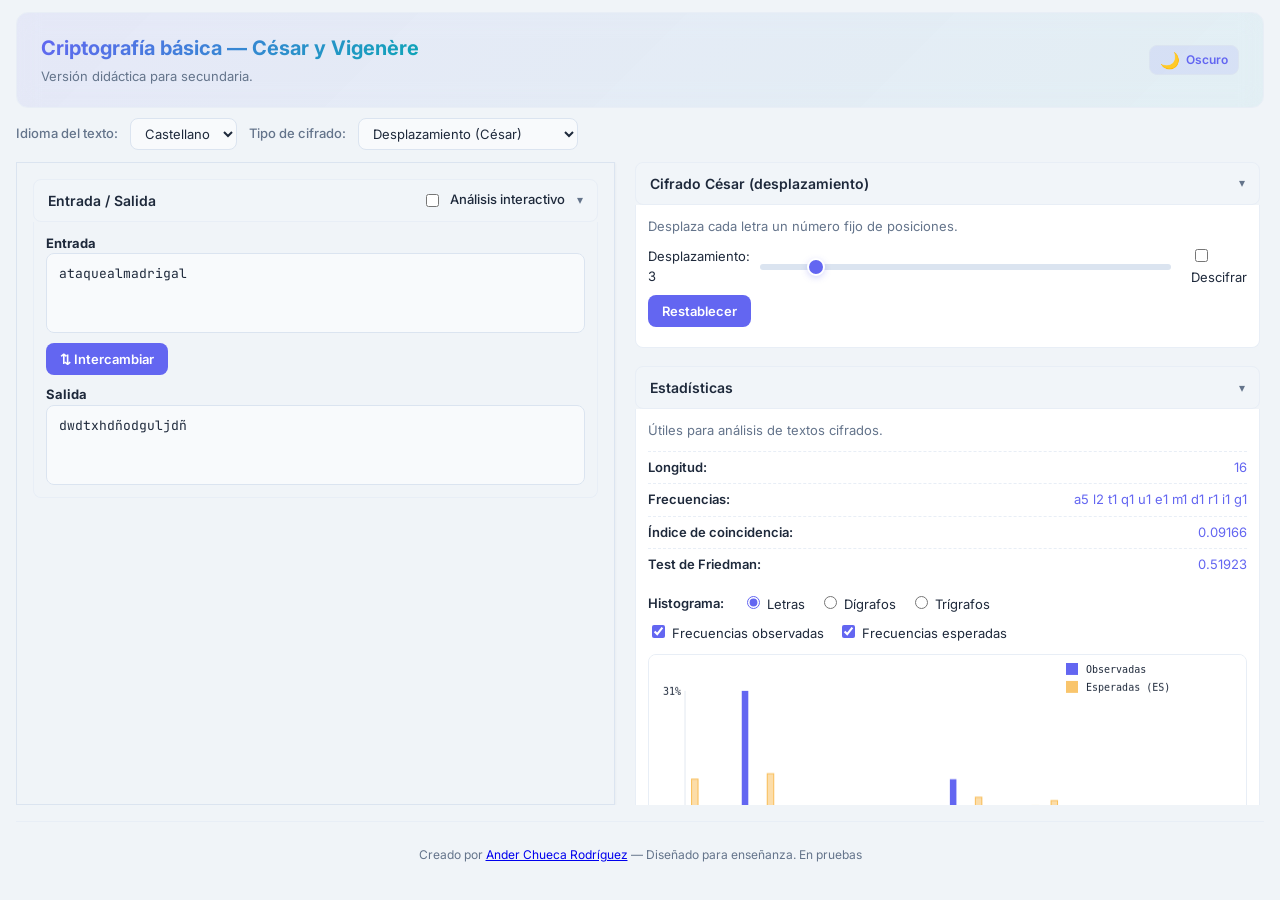
<file: index.html>
<!DOCTYPE html>
<html lang="es" data-theme="light">

<head>
  <meta charset="utf-8">
  <meta name="viewport" content="width=device-width, initial-scale=1.0">
  <title>Criptografía Didáctica | Herramientas de Cifrado César, Vigenère y monoalfabético</title>
  <meta name="description"
    content="Herramientas didácticas interactivas para aprender criptografía básica: Cifrado César, Vigenère y análisis de frecuencias. Ideal para estudiantes de secundaria y entusiastas.">
  <meta name="keywords"
    content="criptografía, didáctica, cifrado césar, vigenère, análisis de frecuencias, educación, seguridad informática">
  <meta name="author" content="Ander Chueca Rodríguez">

  <!-- Canonical -->
  <link rel="canonical" href="https://anchueca.github.io/Criptografia-didactica/">

  <!-- Fonts and CSS -->
  <link rel="preconnect" href="https://fonts.googleapis.com">
  <link rel="preconnect" href="https://fonts.gstatic.com" crossorigin>
  <link
    href="https://fonts.googleapis.com/css2?family=Inter:wght@400;500;600;700&family=JetBrains+Mono:wght@400;500&display=swap"
    rel="stylesheet">
  <link rel="stylesheet" type="text/css" href="./cryptographers_toolkit.css">

  <!-- Structured Data (JSON-LD) -->
  <script type="application/ld+json">
  {
    "@context": "https://schema.org",
    "@type": "WebApplication",
    "name": "Criptografía Didáctica",
    "url": "https://anchueca.github.io/Criptografia-didactica",
    "description": "Una herramienta web didáctica para la práctica y el aprendizaje de técnicas clásicas de cifrado como César y Vigenère.",
    "applicationCategory": "EducationalApplication",
    "operatingSystem": "All",
    "author": {
      "@type": "Person",
      "name": "Ander Chueca Rodríguez"
    }
  }
  </script>
</head>

<body>

  <div class="container">
    <header class="header">
      <div>
        <h1>Criptografía básica — César y Vigenère</h1>
        <p class="subtitle">Versión didáctica para secundaria.</p>
      </div>
      <button id="theme_toggle" class="theme-toggle" title="Cambiar tema">
        <span id="theme_icon">🌙</span>
        <span class="theme-label" id="theme_label">Oscuro</span>
      </button>
    </header>

    <div id="context_help" class="context-help hidden" aria-live="polite"></div>

    <div class="header-controls">
      <label for="lang_select">Idioma del texto:</label>
      <select id="lang_select">
        <option value="es">Castellano</option>
        <option value="en">Inglés</option>
      </select>
      <label for="cipher_select">Tipo de cifrado:</label>
      <select id="cipher_select">
        <option value="caesar">Desplazamiento (César)</option>
        <option value="mono">Sustitución (Monoalfabético)</option>
        <option value="vigenere">Vigenère</option>
      </select>
    </div>

    <main class="main" id="main_area">
      <section class="io static-panel"
        data-help="Zona de texto. Arriba escribes el mensaje original (texto claro o cifrado) y abajo aparece el resultado tras aplicar la operación seleccionada. Usa '⇅ Intercambiar' para mover la salida a la entrada y encadenar operaciones."
        data-cipher="all">
        <div class="panel-header no-collapse">
          <h2>Entrada / Salida</h2>
          <div class="interactive-control"
            data-help="Activa el modo de análisis interactivo para comparar letra a letra y realizar sustituciones directas.">
            <input type="checkbox" id="interactive_toggle">
            <label for="interactive_toggle">Análisis interactivo</label>
          </div>
          <span class="chev">▾</span>
        </div>
        <div class="panel-content">
          <div id="standard_io">
            <div class="io-section">
              <label for="input"><strong>Entrada</strong></label>
              <textarea id="input" placeholder="Escribe aquí el mensaje (solo letras)."></textarea>
            </div>
            <div class="io-buttons">
              <button id="swap_btn" title="Intercambiar entrada ↔ salida">⇅ Intercambiar</button>
            </div>
            <div class="io-section">
              <label for="output"><strong>Salida</strong></label>
              <textarea id="output" placeholder="Resultado" readonly></textarea>
              <div id="v_colored_output" class="colored-box hidden" aria-live="polite"></div>
            </div>
          </div>
          <div id="interactive_view" class="interactive-view hidden">
            <p class="hint">Haz clic en una letra de la línea inferior (procesada) para establecer su sustitución.</p>
            <div id="interactive_container" class="interactive-container"></div>
          </div>
        </div>
      </section>

      <aside class="controls" id="right_panel">
        <div class="panel-wrap"
          data-help="Cifrado César: cada letra se sustituye por otra desplazada un número fijo de posiciones en el alfabeto. Por ejemplo, con desplazamiento 3, la A se convierte en D. Es uno de los cifrados más antiguos, usado por Julio César."
          data-cipher="caesar">
          <div class="panel-header">
            <h2>Cifrado César (desplazamiento)</h2> <span class="chev">▾</span>
          </div>
          <div class="panel-content panel">
            <p class="hint">Desplaza cada letra un número fijo de posiciones.</p>
            <div class="row">
              <label
                data-help="Número de posiciones que se desplaza cada letra en el alfabeto. Con 1, A→B; con 3, A→D. El rango va de 0 (sin cambio) a 25.">Desplazamiento:
                <span id="caesar_val">3</span></label>
              <input id="caesar_shift" type="range" min="0" max="25" value="3"
                oninput="document.getElementById('caesar_val').innerText=this.value">
              <label style="margin-left:10px;"
                data-help="Marca para invertir la operación: en vez de sumar el desplazamiento se resta, deshaciendo el cifrado."><input
                  type="checkbox" id="caesar_decrypt"> Descifrar</label>
            </div>
            <div class="row">
              <button onclick="resetCaesar()">Restablecer</button>
            </div>
          </div>
        </div>

        <div class="panel-wrap"
          data-help="Cifrado monoalfabético: cada letra del alfabeto se sustituye por otra letra fija. A diferencia de César, la correspondencia es arbitraria (no un simple desplazamiento). Es más seguro que César pero vulnerable al análisis de frecuencias."
          data-cipher="mono">
          <div class="panel-header">
            <h2>Cifrado Monoalfabético (Sustitución)</h2> <span class="chev">▾</span>
          </div>
          <div class="panel-content panel">
            <p class="hint">Construye un mapeo letra→letra. Las posiciones no asignadas aparecerán como '*'.</p>
            <div id="mono_map" class="mono-grid"></div>
            <div class="mono-controls">
              <button id="mono_clear">Limpiar mapeo</button>
            </div>
          </div>
        </div>

        <div class="panel-wrap"
          data-help="Cifrado de Vigenère: usa una palabra clave para variar el desplazamiento letra a letra, creando un cifrado polialfabético. Más resistente que César porque cada letra se cifra con un desplazamiento diferente según la posición en la clave."
          data-cipher="vigenere">
          <div class="panel-header">
            <h2>Cifrado Vigenère</h2> <span class="chev">▾</span>
          </div>
          <div class="panel-content panel">
            <p class="hint">Usa una palabra clave para desplazar según cada letra.</p>
            <div class="row">
              <label for="v_keyword"
                data-help="La palabra clave determina el desplazamiento de cada letra. Por ejemplo, con clave 'ABC', la 1ª letra se desplaza 0, la 2ª 1, la 3ª 2, y se repite cíclicamente.">Palabra
                clave</label>
              <input id="v_keyword" type="text" placeholder="p.ej. clave" style="flex: 1;">
              <label for="v_key_size" style="margin-left: 10px;"
                data-help="Fija la longitud de la palabra clave. Útil para análisis interactivo.">Longitud:</label>
              <input id="v_key_size" type="number" min="1" max="50" value="5" style="width: 60px;">
            </div>
            <div class="row">
              <label><input type="radio" name="v_op" id="v_add" checked> Cifrar (sumar)</label>
              <label><input type="radio" name="v_op" id="v_subtract"> Descifrar (restar)</label>
            </div>
            <div class="row" style="margin-top: 8px; gap: 12px; flex-wrap: wrap;">
              <label
                data-help="Colorea cada letra del texto de salida según la letra de la palabra clave que la modificó. Muy útil para entender cómo funciona el cifrado de Vigenère.">
                <input type="checkbox" id="v_color_output"> Colorear texto según la clave
              </label>
              <label
                data-help="Agrupa las letras del texto de salida en bloques del tamaño de la palabra clave, haciendo evidentes los ciclos.">
                <input type="checkbox" id="v_group_output"> Agrupar texto en bloques
              </label>
            </div>
            <div id="v_key_legend" class="key-badge-container hidden"></div>
            <div class="row" style="margin-top: 8px;">
              <button onclick="resetVigenere()">Borrar clave</button>
            </div>
            <div class="row" style="margin-top: 12px;">
              <div style="font-weight:600; font-size: 13px;">Tabla de Vigenère</div>
            </div>
            <div id="vigenere_table_container" class="vigenere-table-container"></div>
          </div>
        </div>

        <div class="panel-wrap"
          data-help="El Análisis de Kasiski busca secuencias repetidas en el texto cifrado para estimar la longitud de la palabra clave de Vigenère. Se basa en que si una secuencia de letras se repite, es probable que se haya cifrado con el mismo fragmento de la clave."
          data-cipher="vigenere">
          <div class="panel-header">
            <h2>Análisis de Kasiski</h2> <span class="chev">▾</span>
          </div>
          <div class="panel-content panel">
            <p class="hint">Busca patrones repetidos para deducir la longitud de la clave.</p>
            <div class="row">
              <button id="kasiski_run_btn">Analizar texto</button>
            </div>
            <div id="kasiski_results" style="margin-top:10px; font-size:13px;">
              <div class="hint">Pulsa analizar para buscar repeticiones.</div>
            </div>
          </div>
        </div>

        <div class="panel-wrap"
          data-help="Análisis estadístico del texto: la longitud, las frecuencias de letras, el índice de coincidencia (IC) y el test de Friedman. El IC mide si las letras se distribuyen uniformemente (≈0.038) o siguen un patrón natural (≈0.065 en español). Friedman estima la longitud de la clave en cifrados polialfabéticos."
          data-cipher="all">
          <div class="panel-header">
            <h2>Estadísticas</h2> <span class="chev">▾</span>
          </div>
          <div class="panel-content panel stats">
            <p class="hint">Útiles para análisis de textos cifrados.</p>
            <div class="stat-row"
              data-help="Número total de caracteres válidos del alfabeto seleccionado en el texto de entrada. Los espacios y símbolos se ignoran.">
              <strong>Longitud:</strong>
              <div id="s_length" class="stat-val"></div>
            </div>
            <div class="stat-row"
              data-help="Cuenta cuántas veces aparece cada letra, ordenadas de más a menos frecuente. En castellano, la E y la A suelen ser las más comunes.">
              <strong>Frecuencias:</strong>
              <div id="s_freq" class="stat-val"></div>
            </div>
            <div class="stat-row"
              data-help="Índice de coincidencia (IC): probabilidad de que dos letras elegidas al azar del texto sean iguales. En texto natural español ≈0.065; en texto aleatorio ≈0.038. Valores altos sugieren cifrado monoalfabético; valores bajos sugieren polialfabético.">
              <strong>Índice de coincidencia:</strong>
              <div id="s_ic" class="stat-val"></div>
            </div>
            <div class="stat-row"
              data-help="Test de Friedman: estima la longitud probable de la clave en un cifrado polialfabético (como Vigenère) a partir del índice de coincidencia. Un valor cercano a 1 indica cifrado monoalfabético o César.">
              <strong>Test de Friedman:</strong>
              <div id="s_ft" class="stat-val"></div>
            </div>
            <div style="margin-top:12px;display:flex;gap:14px;align-items:center;">
              <span style="font-size:13px;font-weight:600;color:var(--text);margin-right:4px;">Histograma:</span>
              <label data-help="Muestra la frecuencia de letras sueltas (1-gramas)."><input type="radio"
                  name="hist_ngram" value="1" checked> Letras</label>
              <label
                data-help="Muestra la frecuencia de parejas de letras (dígrafos). Solo se muestran los más frecuentes para mantener la legibilidad."><input
                  type="radio" name="hist_ngram" value="2"> Dígrafos</label>
              <label
                data-help="Muestra la frecuencia de tríos de letras (trígrafos). Solo se muestran los más frecuentes."><input
                  type="radio" name="hist_ngram" value="3"> Trígrafos</label>
            </div>
            <div style="margin-top:8px;display:flex;gap:14px;align-items:center;">
              <label
                data-help="Muestra u oculta las barras del histograma que representan la frecuencia real en el texto de salida."><input
                  type="checkbox" id="show_observed" checked> Frecuencias observadas</label>
              <label
                data-help="Muestra u oculta las barras con la frecuencia teórica en el idioma seleccionado. Compararlas ayuda a identificar patrones."><input
                  type="checkbox" id="show_expected" checked> Frecuencias esperadas</label>
            </div>
            <div style="margin-top:10px;"><canvas id="freq_canvas" width="680" height="220"></canvas></div>
          </div>
        </div>

        <div class="panel lang-hint" id="lang_hint" data-cipher="all">
          <h2 id="lang_hint_title">Frecuencias</h2>
          <pre class="smallpre" id="lang_hint_pre">(pistas de frecuencias según el idioma seleccionado)</pre>
        </div>

        <div class="panel-wrap"
          data-help="Criptoanálisis automático: prueba todas las claves posibles y las ordena según la puntuación chi-cuadrado (χ²). Cuanto menor es la puntuación, más se parece la distribución de letras del texto descifrado a la del idioma seleccionado."
          data-cipher="all">
          <div class="panel-header">
            <h2>Romper cifrados</h2> <span class="chev">▾</span>
          </div>
          <div class="panel-content panel">
            <p class="hint">Selecciona el tipo de cifrado y pulsa <strong>Romper</strong>. Los candidatos aparecen
              abajo; usa <em>Aplicar</em> para ver el resultado.</p>
            <div class="row">
              <div style="font-weight:600">Romper tipo: <span id="break_note">(usa el selector 'Tipo de cifrado' en
                  la cabecera)</span></div>
            </div>
            <div class="row" style="margin-top:8px">
              <label
                data-help="En Vigenère se prueban claves de longitud 1 hasta este valor. Más largo = más candidatos pero más lento.">Longitud
                máxima (Vig.)</label>
              <input id="v_maxlen" type="number" min="1" max="24" value="6" style="width:64px;margin-left:6px">
              <button id="break_run_btn" style="margin-left:8px">Romper</button>
            </div>
            <div class="row" style="margin-top:8px;flex-direction:column;">
              <div style="font-weight:600;margin-bottom:6px;">Candidatos</div>
              <div id="break_candidates" class="candidates"></div>
            </div>
          </div>
        </div>
      </aside>
    </main>

    <footer class="footer">
      <p>Creado por <a href="mailto:achur@unileon.es">Ander Chueca Rodríguez</a> — Diseñado para
        enseñanza. En pruebas</p>
    </footer>
    <script src="./crypto_engine.js"></script>
    <script src="./ui_core.js"></script>
    <script src="./ui_stats.js"></script>
    <script src="./ui_vigenere.js"></script>
    <script src="./ui_mono.js"></script>
    <script src="./ui_breaker.js"></script>
    <script src="./ui_interactive.js"></script>
    <script src="./ui_main.js"></script>

</body>

</html>
</file>
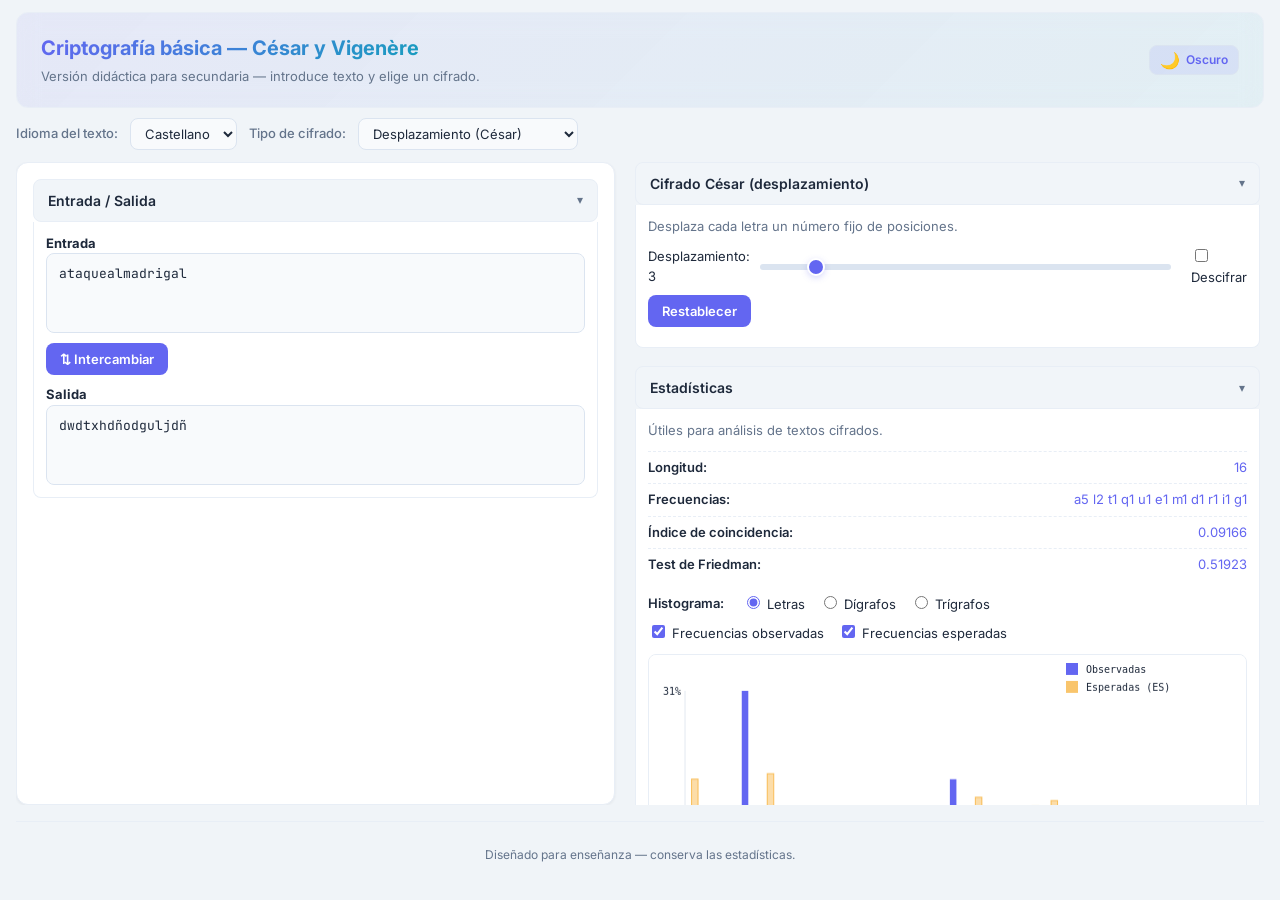
<file: Cryptographer's Toolkit.html>
<!DOCTYPE html>
<html lang="es" data-theme="light">

<head>
  <meta charset="utf-8">
  <meta name="viewport" content="width=device-width, initial-scale=1.0">
  <title>Cryptographer's Toolkit</title>
  <meta name="description"
    content="Herramienta didáctica de criptografía: cifrado César, Vigenère y monoalfabético con análisis de frecuencias.">
  <link rel="preconnect" href="https://fonts.googleapis.com">
  <link rel="preconnect" href="https://fonts.gstatic.com" crossorigin>
  <link
    href="https://fonts.googleapis.com/css2?family=Inter:wght@400;500;600;700&family=JetBrains+Mono:wght@400;500&display=swap"
    rel="stylesheet">
  <link rel="stylesheet" type="text/css" href="./cryptographers_toolkit.css">
</head>

<body>

  <div class="container">
    <header class="header">
      <div>
        <h1>Criptografía básica — César y Vigenère</h1>
        <p class="subtitle">Versión didáctica para secundaria — introduce texto y elige un cifrado.</p>
      </div>
      <button id="theme_toggle" class="theme-toggle" title="Cambiar tema">
        <span id="theme_icon">🌙</span>
        <span class="theme-label" id="theme_label">Oscuro</span>
      </button>
    </header>

    <div id="context_help" class="context-help hidden" aria-live="polite"></div>

    <div class="header-controls">
      <label for="lang_select">Idioma del texto:</label>
      <select id="lang_select">
        <option value="es">Castellano</option>
        <option value="en">Inglés</option>
      </select>
      <label for="cipher_select">Tipo de cifrado:</label>
      <select id="cipher_select">
        <option value="caesar">Desplazamiento (César)</option>
        <option value="mono">Sustitución (Monoalfabético)</option>
        <option value="vigenere">Vigenère</option>
      </select>
    </div>

    <main class="main" id="main_area">
      <section class="io panel-wrap"
        data-help="Zona de texto. Arriba escribes el mensaje original (texto claro o cifrado) y abajo aparece el resultado tras aplicar la operación seleccionada. Usa '⇅ Intercambiar' para mover la salida a la entrada y encadenar operaciones."
        data-cipher="all">
        <div class="panel-header">
          <h2>Entrada / Salida</h2> <span class="chev">▾</span>
        </div>
        <div class="panel-content">
          <div class="io-section">
            <label for="input"><strong>Entrada</strong></label>
            <textarea id="input" placeholder="Escribe aquí el mensaje (solo letras)."></textarea>
          </div>
          <div class="io-buttons">
            <button id="swap_btn" title="Intercambiar entrada ↔ salida">⇅ Intercambiar</button>
          </div>
          <div class="io-section">
            <label for="output"><strong>Salida</strong></label>
            <textarea id="output" placeholder="Resultado" readonly></textarea>
            <div id="v_colored_output" class="colored-box hidden" aria-live="polite"></div>
          </div>
        </div>
      </section>

      <aside class="controls" id="right_panel">
        <div class="panel-wrap"
          data-help="Cifrado César: cada letra se sustituye por otra desplazada un número fijo de posiciones en el alfabeto. Por ejemplo, con desplazamiento 3, la A se convierte en D. Es uno de los cifrados más antiguos, usado por Julio César."
          data-cipher="caesar">
          <div class="panel-header">
            <h2>Cifrado César (desplazamiento)</h2> <span class="chev">▾</span>
          </div>
          <div class="panel-content panel">
            <p class="hint">Desplaza cada letra un número fijo de posiciones.</p>
            <div class="row">
              <label
                data-help="Número de posiciones que se desplaza cada letra en el alfabeto. Con 1, A→B; con 3, A→D. El rango va de 0 (sin cambio) a 25.">Desplazamiento:
                <span id="caesar_val">3</span></label>
              <input id="caesar_shift" type="range" min="0" max="25" value="3"
                oninput="document.getElementById('caesar_val').innerText=this.value">
              <label style="margin-left:10px;"
                data-help="Marca para invertir la operación: en vez de sumar el desplazamiento se resta, deshaciendo el cifrado."><input
                  type="checkbox" id="caesar_decrypt"> Descifrar</label>
            </div>
            <div class="row">
              <button
                onclick="document.getElementById('caesar_shift').value=3;document.getElementById('caesar_val').innerText=3">Restablecer</button>
            </div>
          </div>
        </div>

        <div class="panel-wrap"
          data-help="Cifrado monoalfabético: cada letra del alfabeto se sustituye por otra letra fija. A diferencia de César, la correspondencia es arbitraria (no un simple desplazamiento). Es más seguro que César pero vulnerable al análisis de frecuencias."
          data-cipher="mono">
          <div class="panel-header">
            <h2>Cifrado Monoalfabético (Sustitución)</h2> <span class="chev">▾</span>
          </div>
          <div class="panel-content panel">
            <p class="hint">Construye un mapeo letra→letra. Las posiciones no asignadas aparecerán como '*'.</p>
            <div id="mono_map" class="mono-grid"></div>
            <div class="mono-controls">
              <button id="mono_clear">Limpiar mapeo</button>
            </div>
          </div>
        </div>

        <div class="panel-wrap"
          data-help="Cifrado de Vigenère: usa una palabra clave para variar el desplazamiento letra a letra, creando un cifrado polialfabético. Más resistente que César porque cada letra se cifra con un desplazamiento diferente según la posición en la clave."
          data-cipher="vigenere">
          <div class="panel-header">
            <h2>Cifrado Vigenère</h2> <span class="chev">▾</span>
          </div>
          <div class="panel-content panel">
            <p class="hint">Usa una palabra clave para desplazar según cada letra.</p>
            <div class="row">
              <label for="v_keyword"
                data-help="La palabra clave determina el desplazamiento de cada letra. Por ejemplo, con clave 'ABC', la 1ª letra se desplaza 0, la 2ª 1, la 3ª 2, y se repite cíclicamente.">Palabra
                clave</label>
              <input id="v_keyword" type="text" placeholder="p.ej. clave">
            </div>
            <div class="row">
              <label><input type="radio" name="v_op" id="v_add" checked> Cifrar (sumar)</label>
              <label><input type="radio" name="v_op" id="v_subtract"> Descifrar (restar)</label>
            </div>
            <div class="row" style="margin-top: 8px; gap: 12px; flex-wrap: wrap;">
              <label
                data-help="Colorea cada letra del texto de salida según la letra de la palabra clave que la modificó. Muy útil para entender cómo funciona el cifrado de Vigenère.">
                <input type="checkbox" id="v_color_output"> Colorear texto según la clave
              </label>
              <label
                data-help="Agrupa las letras del texto de salida en bloques del tamaño de la palabra clave, haciendo evidentes los ciclos.">
                <input type="checkbox" id="v_group_output"> Agrupar texto en bloques
              </label>
            </div>
            <div id="v_key_legend" class="key-badge-container hidden"></div>
            <div class="row" style="margin-top: 8px;">
              <button
                onclick="document.getElementById('v_keyword').value=''; document.getElementById('v_keyword').dispatchEvent(new Event('input'))">Borrar
                clave</button>
            </div>
            <div class="row" style="margin-top: 12px;">
              <div style="font-weight:600; font-size: 13px;">Tabla de Vigenère</div>
            </div>
            <div id="vigenere_table_container" class="vigenere-table-container"></div>
          </div>
        </div>

        <div class="panel-wrap"
          data-help="El Análisis de Kasiski busca secuencias repetidas en el texto cifrado para estimar la longitud de la palabra clave de Vigenère. Se basa en que si una secuencia de letras se repite, es probable que se haya cifrado con el mismo fragmento de la clave."
          data-cipher="vigenere">
          <div class="panel-header">
            <h2>Análisis de Kasiski</h2> <span class="chev">▾</span>
          </div>
          <div class="panel-content panel">
            <p class="hint">Busca patrones repetidos para deducir la longitud de la clave.</p>
            <div class="row">
              <button id="kasiski_run_btn">Analizar texto</button>
            </div>
            <div id="kasiski_results" style="margin-top:10px; font-size:13px;">
              <div class="hint">Pulsa analizar para buscar repeticiones.</div>
            </div>
          </div>
        </div>

        <div class="panel-wrap"
          data-help="Análisis estadístico del texto: la longitud, las frecuencias de letras, el índice de coincidencia (IC) y el test de Friedman. El IC mide si las letras se distribuyen uniformemente (≈0.038) o siguen un patrón natural (≈0.065 en español). Friedman estima la longitud de la clave en cifrados polialfabéticos."
          data-cipher="all">
          <div class="panel-header">
            <h2>Estadísticas</h2> <span class="chev">▾</span>
          </div>
          <div class="panel-content panel stats">
            <p class="hint">Útiles para análisis de textos cifrados.</p>
            <div class="stat-row"
              data-help="Número total de caracteres válidos del alfabeto seleccionado en el texto de entrada. Los espacios y símbolos se ignoran.">
              <strong>Longitud:</strong>
              <div id="s_length" class="stat-val"></div>
            </div>
            <div class="stat-row"
              data-help="Cuenta cuántas veces aparece cada letra, ordenadas de más a menos frecuente. En castellano, la E y la A suelen ser las más comunes.">
              <strong>Frecuencias:</strong>
              <div id="s_freq" class="stat-val"></div>
            </div>
            <div class="stat-row"
              data-help="Índice de coincidencia (IC): probabilidad de que dos letras elegidas al azar del texto sean iguales. En texto natural español ≈0.065; en texto aleatorio ≈0.038. Valores altos sugieren cifrado monoalfabético; valores bajos sugieren polialfabético.">
              <strong>Índice de coincidencia:</strong>
              <div id="s_ic" class="stat-val"></div>
            </div>
            <div class="stat-row"
              data-help="Test de Friedman: estima la longitud probable de la clave en un cifrado polialfabético (como Vigenère) a partir del índice de coincidencia. Un valor cercano a 1 indica cifrado monoalfabético o César.">
              <strong>Test de Friedman:</strong>
              <div id="s_ft" class="stat-val"></div>
            </div>
            <div style="margin-top:12px;display:flex;gap:14px;align-items:center;">
              <span style="font-size:13px;font-weight:600;color:var(--text);margin-right:4px;">Histograma:</span>
              <label data-help="Muestra la frecuencia de letras sueltas (1-gramas)."><input type="radio"
                  name="hist_ngram" value="1" checked> Letras</label>
              <label
                data-help="Muestra la frecuencia de parejas de letras (dígrafos). Solo se muestran los más frecuentes para mantener la legibilidad."><input
                  type="radio" name="hist_ngram" value="2"> Dígrafos</label>
              <label
                data-help="Muestra la frecuencia de tríos de letras (trígrafos). Solo se muestran los más frecuentes."><input
                  type="radio" name="hist_ngram" value="3"> Trígrafos</label>
            </div>
            <div style="margin-top:8px;display:flex;gap:14px;align-items:center;">
              <label
                data-help="Muestra u oculta las barras del histograma que representan la frecuencia real en el texto de salida."><input
                  type="checkbox" id="show_observed" checked> Frecuencias observadas</label>
              <label
                data-help="Muestra u oculta las barras con la frecuencia teórica en el idioma seleccionado. Compararlas ayuda a identificar patrones."><input
                  type="checkbox" id="show_expected" checked> Frecuencias esperadas</label>
            </div>
            <div style="margin-top:10px;"><canvas id="freq_canvas" width="680" height="220"></canvas></div>
          </div>
        </div>

        <div class="panel lang-hint" id="lang_hint" data-cipher="all">
          <h2 id="lang_hint_title">Frecuencias</h2>
          <pre class="smallpre" id="lang_hint_pre">(pistas de frecuencias según el idioma seleccionado)</pre>
        </div>

        <div class="panel-wrap"
          data-help="Criptoanálisis automático: prueba todas las claves posibles y las ordena según la puntuación chi-cuadrado (χ²). Cuanto menor es la puntuación, más se parece la distribución de letras del texto descifrado a la del idioma seleccionado."
          data-cipher="all">
          <div class="panel-header">
            <h2>Romper cifrados</h2> <span class="chev">▾</span>
          </div>
          <div class="panel-content panel">
            <p class="hint">Selecciona el tipo de cifrado y pulsa <strong>Romper</strong>. Los candidatos aparecen
              abajo; usa <em>Aplicar</em> para ver el resultado.</p>
            <div class="row">
              <div style="font-weight:600">Romper tipo: <span id="break_note">(usa el selector 'Tipo de cifrado' en
                  la cabecera)</span></div>
            </div>
            <div class="row" style="margin-top:8px">
              <label
                data-help="En Vigenère se prueban claves de longitud 1 hasta este valor. Más largo = más candidatos pero más lento.">Longitud
                máxima (Vig.)</label>
              <input id="v_maxlen" type="number" min="1" max="24" value="6" style="width:64px;margin-left:6px">
              <button id="break_run_btn" style="margin-left:8px">Romper</button>
            </div>
            <div class="row" style="margin-top:8px;flex-direction:column;">
              <div style="font-weight:600;margin-bottom:6px;">Candidatos</div>
              <div id="break_candidates" class="candidates"></div>
            </div>
          </div>
        </div>
      </aside>
    </main>

    <footer class="footer">
      <p>Diseñado para enseñanza — conserva las estadísticas.</p>
    </footer>
    <script src="./crypto_engine.js"></script>
    <script src="./ui_core.js"></script>
    <script src="./ui_stats.js"></script>
    <script src="./ui_vigenere.js"></script>
    <script src="./ui_mono.js"></script>
    <script src="./ui_breaker.js"></script>
    <script src="./ui_main.js"></script>

</body>

</html>
</file>
<file: cryptographers_toolkit.css>
/* ═══════════════════════════════════════════════════════════════
   Cryptographer's Toolkit
   Dual theme (light / dark) via [data-theme] on <html>
   ═══════════════════════════════════════════════════════════════ */

/* ── Google Fonts (loaded in HTML, fallback here) ────────────── */
@import url('https://fonts.googleapis.com/css2?family=Inter:wght@400;500;600;700&family=JetBrains+Mono:wght@400;500&display=swap');

/* ── Light theme (default) ───────────────────────────────────── */
:root,
[data-theme="light"] {
  --bg: #f0f4f8;
  --bg-subtle: #e8edf4;
  --card: #ffffff;
  --card-hover: #f8fafc;
  --border: #dbe4f0;
  --border-light: #e8eef6;
  --text: #1e293b;
  --text-secondary: #475569;
  --muted: #64748b;
  --accent: #6366f1;
  --accent-hover: #818cf8;
  --accent-soft: rgba(99, 102, 241, 0.10);
  --accent-glow: rgba(99, 102, 241, 0.25);
  --teal: #0ea5b7;
  --teal-hover: #14b8c8;
  --header-bg: linear-gradient(135deg, rgba(99, 102, 241, 0.08), rgba(14, 165, 183, 0.06));
  --panel-header-bg: #f1f5f9;
  --input-bg: #f8fafc;
  --shadow-sm: 0 1px 3px rgba(15, 23, 42, 0.06);
  --shadow-md: 0 4px 16px rgba(15, 23, 42, 0.08);
  --shadow-lg: 0 8px 32px rgba(15, 23, 42, 0.12);
  --tooltip-bg: rgba(15, 23, 42, 0.92);
  --tooltip-text: #ffffff;
  --glass-bg: rgba(255, 255, 255, 0.7);
  --glass-blur: 12px;
  --scrollbar-track: #f1f5f9;
  --scrollbar-thumb: #cbd5e1;
  --canvas-bg: #ffffff;
  --canvas-grid: #e2e8f0;
  --bar-observed: #6366f1;
  --bar-expected: rgba(245, 158, 11, 0.35);
  --bar-expected-stroke: rgba(245, 158, 11, 0.6);
  --mono-item-bg: #f8fafc;
  --candidate-bg: #f8fafc;
  --radius: 12px;
  --radius-sm: 8px;
  --transition: 0.2s cubic-bezier(0.4, 0, 0.2, 1);
}

/* ── Dark theme ──────────────────────────────────────────────── */
[data-theme="dark"] {
  --bg: #0f1117;
  --bg-subtle: #161922;
  --card: #1a1d27;
  --card-hover: #21242f;
  --border: #2a2e3a;
  --border-light: #232733;
  --text: #e2e8f0;
  --text-secondary: #94a3b8;
  --muted: #64748b;
  --accent: #818cf8;
  --accent-hover: #a5b4fc;
  --accent-soft: rgba(129, 140, 248, 0.12);
  --accent-glow: rgba(129, 140, 248, 0.30);
  --teal: #2dd4bf;
  --teal-hover: #5eead4;
  --header-bg: linear-gradient(135deg, rgba(129, 140, 248, 0.08), rgba(45, 212, 191, 0.06));
  --panel-header-bg: #1e2130;
  --input-bg: #161922;
  --shadow-sm: 0 1px 3px rgba(0, 0, 0, 0.3);
  --shadow-md: 0 4px 16px rgba(0, 0, 0, 0.4);
  --shadow-lg: 0 8px 32px rgba(0, 0, 0, 0.5);
  --tooltip-bg: rgba(30, 33, 48, 0.95);
  --tooltip-text: #e2e8f0;
  --glass-bg: rgba(26, 29, 39, 0.8);
  --glass-blur: 16px;
  --scrollbar-track: #161922;
  --scrollbar-thumb: #2a2e3a;
  --canvas-bg: #1a1d27;
  --canvas-grid: #2a2e3a;
  --bar-observed: #818cf8;
  --bar-expected: rgba(251, 191, 36, 0.30);
  --bar-expected-stroke: rgba(251, 191, 36, 0.55);
  --mono-item-bg: #1e2130;
  --candidate-bg: #1e2130;
  --radius: 12px;
  --radius-sm: 8px;
  --transition: 0.2s cubic-bezier(0.4, 0, 0.2, 1);
}

/* ── Reset & base ────────────────────────────────────────────── */
*,
*::before,
*::after {
  box-sizing: border-box;
}

html,
body {
  height: 100%;
  margin: 0;
  font-family: 'Inter', -apple-system, BlinkMacSystemFont, 'Segoe UI', sans-serif;
  font-size: 14px;
  line-height: 1.5;
  background: var(--bg);
  color: var(--text);
  transition: background var(--transition), color var(--transition);
  -webkit-font-smoothing: antialiased;
  overflow: hidden;
}

/* ── Custom scrollbar ────────────────────────────────────────── */
::-webkit-scrollbar {
  width: 6px;
  height: 6px;
}

::-webkit-scrollbar-track {
  background: var(--scrollbar-track);
}

::-webkit-scrollbar-thumb {
  background: var(--scrollbar-thumb);
  border-radius: 3px;
}

::-webkit-scrollbar-thumb:hover {
  background: var(--muted);
}

/* ── Container ───────────────────────────────────────────────── */
.container {
  width: 100%;
  max-width: 100%;
  margin: 0;
  padding: 12px 16px;
  height: 100vh;
  display: flex;
  flex-direction: column;
  overflow: hidden;
}

/* ── Header ──────────────────────────────────────────────────── */
.header {
  flex: 0 0 auto;
  background: var(--header-bg);
  backdrop-filter: blur(var(--glass-blur));
  -webkit-backdrop-filter: blur(var(--glass-blur));
  padding: 20px 24px;
  border-radius: var(--radius);
  border: 1px solid var(--border-light);
  display: flex;
  align-items: center;
  justify-content: space-between;
  gap: 16px;
}

.header h1 {
  margin: 0;
  font-size: 20px;
  font-weight: 700;
  background: linear-gradient(135deg, var(--accent), var(--teal));
  -webkit-background-clip: text;
  -webkit-text-fill-color: transparent;
  background-clip: text;
}

.subtitle {
  margin: 4px 0 0;
  color: var(--muted);
  font-size: 13px;
}

/* ── Header controls bar ─────────────────────────────────────── */
.header-controls {
  display: flex;
  gap: 12px;
  align-items: center;
  margin-top: 10px;
  flex-wrap: wrap;
  flex: 0 0 auto;
}

.header-controls label {
  font-size: 13px;
  color: var(--muted);
  font-weight: 500;
}

/* ── Theme toggle ────────────────────────────────────────────── */
.theme-toggle {
  background: var(--accent-soft);
  border: 1px solid var(--border);
  color: var(--accent);
  padding: 6px 10px;
  border-radius: var(--radius-sm);
  cursor: pointer;
  font-size: 16px;
  line-height: 1;
  transition: all var(--transition);
  display: flex;
  align-items: center;
  gap: 6px;
  margin-left: auto;
}

.theme-toggle:hover {
  background: var(--accent-glow);
  border-color: var(--accent);
  transform: scale(1.05);
}

.theme-toggle .theme-label {
  font-size: 12px;
  font-weight: 600;
}

/* ── Main layout ─────────────────────────────────────────────── */
.main {
  display: flex;
  gap: 16px;
  margin-top: 12px;
  flex-wrap: nowrap;
  align-items: stretch;
  flex: 1;
  overflow: hidden; /* Main container of the two columns */
  min-height: 0;
}

/* ── I/O column (left, sticky) ───────────────────────────────── */
.io {
  flex: 0 0 48%;
  max-width: 48%;
  background: var(--card);
  padding: 16px;
  border-radius: var(--radius);
  border: 1px solid var(--border-light);
  box-shadow: var(--shadow-sm);
  display: flex;
  flex-direction: column;
  z-index: 5;
  height: 100%;
  overflow-y: auto;
  transition: background var(--transition), border-color var(--transition), box-shadow var(--transition);
}

/* ── Controls column (right, scroll) ─────────────────────────── */
.controls,
#right_panel {
  flex: 1 1 52%;
  max-width: 52%;
  min-width: 320px;
  display: flex;
  flex-direction: column;
  gap: 10px;
  height: 100%;
  overflow-y: auto;
  overflow-x: hidden;
  padding-left: 4px;
  padding-right: 4px;
}

/* ── Panels ──────────────────────────────────────────────────── */
.panel {
  background: var(--card);
  padding: 14px;
  border-radius: var(--radius);
  border: 1px solid var(--border-light);
  transition: background var(--transition), border-color var(--transition);
}

.panel h2 {
  margin: 0 0 8px;
  font-size: 15px;
  font-weight: 600;
}

.panel-wrap {
  border-radius: var(--radius);
  overflow: visible;
  display: flex;
  flex-direction: column;
  margin-bottom: 8px;
  transition: all var(--transition);
}

.panel-header {
  display: flex;
  justify-content: space-between;
  align-items: center;
  padding: 10px 14px;
  background: var(--panel-header-bg);
  border-radius: var(--radius-sm);
  cursor: pointer;
  border: 1px solid var(--border-light);
  position: relative;
  z-index: 3;
  transition: all var(--transition);
  user-select: none;
}

.panel-header:hover {
  background: var(--accent-soft);
  border-color: var(--accent);
}

.panel-header h2 {
  margin: 0;
  font-size: 14px;
  font-weight: 600;
  color: var(--text);
}

.panel-header .chev {
  font-size: 12px;
  color: var(--muted);
  transition: transform 0.3s ease;
}

.panel-wrap.collapsed .chev {
  transform: rotate(-90deg);
}

.panel-content {
  padding: 12px;
  border: 1px solid var(--border-light);
  border-top: none;
  border-radius: 0 0 var(--radius-sm) var(--radius-sm);
  overflow: auto;
  animation: slideDown 0.2s ease-out;
  transition: background var(--transition);
}

@keyframes slideDown {
  from {
    opacity: 0;
    transform: translateY(-4px);
  }

  to {
    opacity: 1;
    transform: translateY(0);
  }
}

.panel-wrap.collapsed .panel-content {
  display: none;
}

/* ── I/O textareas ───────────────────────────────────────────── */
.panel-content .io-section {
  display: flex;
  flex-direction: column;
}

.panel-content .io-section textarea {
  width: 100%;
}

/* ── Form elements ───────────────────────────────────────────── */
textarea {
  width: 100%;
  border-radius: var(--radius-sm);
  border: 1px solid var(--border);
  padding: 10px 12px;
  font-size: 13px;
  font-family: 'JetBrains Mono', 'Consolas', monospace;
  resize: none;
  overflow: hidden;
  min-height: 80px;
  background: var(--input-bg);
  color: var(--text);
  transition: all var(--transition);
  line-height: 1.6;
}

textarea:focus {
  outline: none;
  border-color: var(--accent);
  box-shadow: 0 0 0 3px var(--accent-soft);
}

input[type="text"],
input[type="number"] {
  padding: 7px 10px;
  border-radius: var(--radius-sm);
  border: 1px solid var(--border);
  background: var(--input-bg);
  color: var(--text);
  font-size: 13px;
  font-family: 'Inter', sans-serif;
  transition: all var(--transition);
}

input[type="text"]:focus,
input[type="number"]:focus {
  outline: none;
  border-color: var(--accent);
  box-shadow: 0 0 0 3px var(--accent-soft);
}

input[readonly] {
  background: var(--bg-subtle);
  color: var(--text-secondary);
  cursor: default;
  border-color: var(--border-light);
}

/* ── Colored Output (Vigenère) ───────────────────────────────── */
.colored-box {
  width: 100%;
  border-radius: var(--radius-sm);
  border: 1px solid var(--border);
  padding: 10px 12px;
  font-size: 13px;
  font-family: 'JetBrains Mono', 'Consolas', monospace;
  min-height: 80px;
  background: var(--input-bg);
  color: var(--text);
  line-height: 1.6;
  white-space: pre-wrap;
  word-wrap: break-word;
  overflow-y: hidden;
  margin-top: 10px;
}

.colored-box.hidden {
  display: none;
}

.colored-box span.vig-colored {
  border-radius: 3px;
  padding: 1px 0;
  color: #fff;
  text-shadow: 0 1px 2px rgba(0, 0, 0, 0.5);
}

.colored-box span.vig-group-end {
  margin-right: 6px;
}

/* ── Colored Legend Badges ───────────────────────────────────── */
.key-badge-container {
  display: flex;
  flex-wrap: wrap;
  gap: 6px;
  margin-top: 8px;
  margin-bottom: 8px;
}

.key-badge {
  display: inline-flex;
  align-items: center;
  justify-content: center;
  padding: 4px 8px;
  border-radius: var(--radius-sm);
  font-size: 12px;
  font-weight: 600;
  color: #fff;
  min-width: 24px;
  text-shadow: 0 1px 2px rgba(0, 0, 0, 0.4);
  font-family: 'JetBrains Mono', monospace;
}

/* ── Custom range slider ─────────────────────────────────────── */
input[type="range"] {
  -webkit-appearance: none;
  appearance: none;
  width: 100%;
  height: 6px;
  border-radius: 3px;
  background: var(--border);
  outline: none;
  cursor: pointer;
  transition: background var(--transition);
  border: none;
  padding: 0;
}

input[type="range"]::-webkit-slider-thumb {
  -webkit-appearance: none;
  appearance: none;
  width: 18px;
  height: 18px;
  border-radius: 50%;
  background: var(--accent);
  border: 2px solid var(--card);
  box-shadow: 0 2px 6px var(--accent-glow);
  cursor: pointer;
  transition: all var(--transition);
}

input[type="range"]::-webkit-slider-thumb:hover {
  transform: scale(1.15);
  box-shadow: 0 2px 12px var(--accent-glow);
}

input[type="range"]::-moz-range-thumb {
  width: 18px;
  height: 18px;
  border-radius: 50%;
  background: var(--accent);
  border: 2px solid var(--card);
  box-shadow: 0 2px 6px var(--accent-glow);
  cursor: pointer;
}

/* ── Select ──────────────────────────────────────────────────── */
select {
  padding: 6px 10px;
  border-radius: var(--radius-sm);
  border: 1px solid var(--border);
  background: var(--input-bg);
  color: var(--text);
  font-size: 13px;
  font-family: 'Inter', sans-serif;
  cursor: pointer;
  transition: all var(--transition);
}

select:focus {
  outline: none;
  border-color: var(--accent);
  box-shadow: 0 0 0 3px var(--accent-soft);
}

/* ── Buttons ─────────────────────────────────────────────────── */
button {
  background: var(--accent);
  color: #fff;
  padding: 8px 14px;
  border-radius: var(--radius-sm);
  border: none;
  cursor: pointer;
  font-size: 13px;
  font-weight: 600;
  font-family: 'Inter', sans-serif;
  transition: all var(--transition);
  position: relative;
  overflow: hidden;
}

button:hover {
  background: var(--accent-hover);
  transform: translateY(-1px);
  box-shadow: 0 4px 12px var(--accent-glow);
}

button:active {
  transform: translateY(0);
}

button[disabled] {
  opacity: 0.5;
  cursor: not-allowed;
  transform: none;
  box-shadow: none;
}

/* ── Checkbox & radio ────────────────────────────────────────── */
input[type="checkbox"],
input[type="radio"] {
  accent-color: var(--accent);
  cursor: pointer;
}

/* ── Labels ──────────────────────────────────────────────────── */
label {
  color: var(--text);
  font-size: 13px;
  cursor: pointer;
}

/* ── Layout helpers ──────────────────────────────────────────── */
.hint {
  margin: 0 0 10px;
  color: var(--muted);
  font-size: 13px;
  line-height: 1.5;
}

.row {
  display: flex;
  gap: 8px;
  align-items: center;
  margin-bottom: 8px;
}

/* ── Statistics ──────────────────────────────────────────────── */
.stat-row {
  display: flex;
  justify-content: space-between;
  align-items: flex-start;
  padding: 6px 0;
  border-top: 1px dashed var(--border-light);
  gap: 12px;
}

.stat-row strong {
  color: var(--text);
  font-weight: 600;
  font-size: 13px;
  white-space: nowrap;
}

.stat-row input[readonly],
.stat-row .stat-val {
  text-align: right;
  border: none;
  background: transparent;
  width: 100%;
  color: var(--accent);
  font-family: inherit;
  font-size: 13px;
  word-wrap: break-word;
  word-break: break-all;
}

/* ── Frequency canvas ────────────────────────────────────────── */
#freq_canvas {
  width: 100%;
  height: auto;
  border-radius: var(--radius-sm);
  border: 1px solid var(--border-light);
  background: var(--canvas-bg);
  transition: background var(--transition), border-color var(--transition);
}

/* ── Tooltip ─────────────────────────────────────────────────── */
.freq-tooltip {
  position: fixed;
  display: none;
  pointer-events: none;
  padding: 8px 12px;
  background: var(--tooltip-bg);
  backdrop-filter: blur(8px);
  -webkit-backdrop-filter: blur(8px);
  color: var(--tooltip-text);
  border-radius: var(--radius-sm);
  font-size: 13px;
  font-family: 'JetBrains Mono', monospace;
  box-shadow: var(--shadow-lg);
  z-index: 9999;
  border: 1px solid var(--border);
}

/* ── Context help ────────────────────────────────────────────── */
.context-help {
  position: fixed;
  display: flex;
  align-items: center;
  pointer-events: none;
  padding: 10px 14px;
  background: var(--tooltip-bg);
  backdrop-filter: blur(12px);
  -webkit-backdrop-filter: blur(12px);
  color: var(--tooltip-text);
  border-radius: var(--radius);
  font-size: 13px;
  z-index: 99999;
  max-width: 360px;
  box-shadow: var(--shadow-lg);
  border: 1px solid var(--border);
  line-height: 1.5;
}

.context-help.hidden {
  display: none;
}

/* ── Candidates (breaking) ───────────────────────────────────── */
.candidates {
  display: flex;
  flex-direction: column;
  gap: 8px;
}

.candidate-item {
  background: var(--candidate-bg);
  border: 1px solid var(--border-light);
  padding: 10px;
  border-radius: var(--radius-sm);
  display: flex;
  flex-direction: column;
  transition: all var(--transition);
}

.candidate-item:hover {
  border-color: var(--accent);
  box-shadow: 0 0 0 1px var(--accent-soft);
}

.candidate-meta {
  font-weight: 600;
  color: var(--muted);
  font-size: 12px;
  margin-bottom: 6px;
  font-family: 'JetBrains Mono', monospace;
}

.candidate-plain {
  font-family: 'JetBrains Mono', monospace;
  background: var(--bg-subtle);
  padding: 10px;
  border-radius: var(--radius-sm);
  border: 1px solid var(--border-light);
  white-space: pre-wrap;
  word-break: break-word;
  max-height: 120px;
  overflow: auto;
  font-size: 13px;
  color: var(--text);
}

.candidate-actions {
  display: flex;
  gap: 8px;
  margin-top: 8px;
}

.candidate-btn {
  background: var(--teal);
  padding: 6px 12px;
  border-radius: var(--radius-sm);
  border: none;
  color: #fff;
  cursor: pointer;
  font-size: 12px;
  font-weight: 600;
  transition: all var(--transition);
}

.candidate-btn:hover {
  background: var(--teal-hover);
  transform: translateY(-1px);
  box-shadow: 0 3px 8px rgba(14, 165, 183, 0.3);
}

/* ── Monoalphabetic grid ─────────────────────────────────────── */
.mono-grid {
  display: grid;
  grid-template-columns: repeat(auto-fill, minmax(70px, 1fr));
  gap: 6px;
}

.mono-item {
  background: var(--mono-item-bg);
  border: 1px solid var(--border-light);
  padding: 8px;
  border-radius: var(--radius-sm);
  display: flex;
  flex-direction: column;
  align-items: center;
  transition: all var(--transition);
}

.mono-item:hover {
  border-color: var(--accent);
  background: var(--accent-soft);
}

.mono-source {
  font-weight: 700;
  font-size: 15px;
  margin-bottom: 4px;
  color: var(--accent);
}

.mono-current {
  font-weight: 700;
  padding: 4px 8px;
  border-radius: 6px;
  background: var(--accent-soft);
  border: 1px solid var(--border);
  min-width: 32px;
  text-align: center;
  margin-bottom: 4px;
  font-family: 'JetBrains Mono', monospace;
  font-size: 14px;
  color: var(--text);
  transition: all var(--transition);
}

.mono-select {
  width: 100%;
  padding: 4px;
  border-radius: 6px;
  border: 1px solid var(--border);
  background: var(--input-bg);
  color: var(--text);
  font-size: 12px;
  transition: all var(--transition);
}

.mono-stat {
  font-size: 11px;
  color: var(--muted);
  margin-top: 4px;
  font-family: 'JetBrains Mono', monospace;
}

.mono-controls {
  display: flex;
  gap: 8px;
  margin-top: 10px;
}

/* ── Language hint panel ─────────────────────────────────────── */
.lang-hint {
  background: var(--card);
  padding: 14px;
  border-radius: var(--radius);
  border: 1px solid var(--border-light);
  transition: all var(--transition);
}

.lang-hint h2 {
  margin: 0 0 6px;
  font-size: 14px;
  font-weight: 600;
  color: var(--accent);
}

.smallpre {
  font-size: 12px;
  font-family: 'JetBrains Mono', monospace;
  color: var(--muted);
  margin: 6px 0 0;
  line-height: 1.6;
  white-space: pre-wrap;
}

/* ── Footer ──────────────────────────────────────────────────── */
.footer {
  margin-top: 16px;
  padding: 12px 0;
  color: var(--muted);
  font-size: 12px;
  text-align: center;
  border-top: 1px solid var(--border-light);
}

/* ── I/O buttons row ─────────────────────────────────────────── */
.io-buttons {
  display: flex;
  gap: 8px;
  margin: 10px 0;
}

/* ── Responsive ──────────────────────────────────────────────── */
@media (max-width: 1024px) {
  .io {
    flex: 0 0 45%;
    max-width: 45%;
  }
}

@media (max-width: 850px) {
  html, body {
    overflow-y: auto !important;
    height: auto !important;
  }

  .container {
    height: auto !important;
    min-height: 100vh;
    padding: 10px;
    overflow: visible !important;
  }

  .header {
    flex-direction: column;
    align-items: center;
    text-align: center;
    padding: 16px;
    gap: 12px;
  }

  .header-controls {
    justify-content: center;
    margin-top: 16px;
  }

  .theme-toggle {
    margin: 10px auto 0;
  }

  .main {
    flex-direction: column !important;
    height: auto !important;
    overflow: visible !important;
    gap: 20px;
    flex: none;
  }

  .io, 
  .controls,
  #right_panel {
    flex: 0 0 auto !important; /* Don't grow to fill parent height */
    max-width: 100% !important;
    width: 100% !important;
    min-width: 0 !important;
    height: auto !important;
    max-height: none !important;
    overflow: visible !important;
  }

  .io {
    padding: 16px;
  }

  .interactive-line {
    gap: 2px;
    justify-content: flex-start;
  }

  .char-pair {
    min-width: 18px;
    margin-bottom: 2px;
  }

  .char-processed {
    font-size: 16px;
    height: 24px;
    min-width: 16px;
  }

  .char-original {
    font-size: 12px;
    height: 16px;
  }

  .mono-grid {
    grid-template-columns: repeat(auto-fill, minmax(65px, 1fr));
  }

  .stat-row {
    flex-direction: column;
    gap: 4px;
  }

  .stat-row .stat-val {
    text-align: left;
  }
}

@media (max-width: 480px) {
  .header h1 {
    font-size: 16px;
  }

  .mono-grid {
    grid-template-columns: repeat(auto-fill, minmax(55px, 1fr));
  }
  
  button {
    padding: 10px 16px;
  }
}

/* ── Animations ──────────────────────────────────────────────── */
@keyframes fadeIn {
  from {
    opacity: 0;
  }

  to {
    opacity: 1;
  }
}

.panel-wrap {
  animation: fadeIn 0.3s ease-out;
}

/* ── Focus-visible for accessibility ─────────────────────────── */
:focus-visible {
  outline: 2px solid var(--accent);
  outline-offset: 2px;
}

/* ── Vigenère Table ──────────────────────────────────────────── */
.vigenere-table-container {
  overflow-x: auto;
  border: 1px solid var(--border-light);
  border-radius: var(--radius-sm);
  background: var(--input-bg);
  margin-top: 8px;
}

.vig-table {
  border-collapse: collapse;
  width: auto;
  min-width: 100%;
  font-family: 'JetBrains Mono', monospace;
  font-size: 11px;
}

.vig-table th,
.vig-table td {
  border: 1px solid var(--border-light);
  padding: 4px;
  text-align: center;
  transition: background var(--transition), color var(--transition);
  color: var(--text);
  min-width: 20px;
}

.vig-table th {
  background: var(--panel-header-bg);
  font-weight: 700;
  color: var(--text-secondary);
}

.vig-table .corner-cell {
  background: var(--bg-subtle);
  border-bottom: 2px solid var(--accent);
  border-right: 2px solid var(--accent);
}

.vig-table th.header-col {
  border-right: 2px solid var(--accent);
  color: var(--teal);
}

.vig-table th.header-row {
  border-bottom: 2px solid var(--accent);
  color: var(--accent);
}

.vig-table td {
  cursor: crosshair;
}

.vig-table th.active-hdr {
  background: var(--accent);
  color: white;
}

.vig-table td.active-cell {
  background: var(--accent);
  color: white;
  font-weight: 700;
  transform: scale(1.1);
  box-shadow: 0 0 8px var(--accent-glow);
  position: relative;
  z-index: 10;
  border-radius: 2px;
}

.vig-table td.active-cross {
  background: var(--accent-soft);
}
/* Interactive Visualization Styles */
.interactive-control {
  display: flex;
  align-items: center;
  gap: 8px;
  margin-left: auto;
  margin-right: 12px;
  font-size: 14px;
  font-weight: 500;
  color: var(--text-muted);
}

.interactive-control input[type="checkbox"] {
  cursor: pointer;
}

.interactive-view {
  margin-top: 16px;
  padding: 16px;
  background: var(--bg-item);
  border-radius: var(--radius-lg);
  border: 1px solid var(--border);
  animation: fadeIn 0.3s ease;
}

.interactive-container {
  display: flex;
  flex-direction: column;
  gap: 24px;
  margin-top: 12px;
  font-family: 'JetBrains Mono', monospace;
}

.interactive-line {
  display: flex;
  flex-wrap: wrap; /* Allow wrapping within a "logical" line if it's very long */
  gap: 4px;
  border-bottom: 1px dashed var(--border);
  padding-bottom: 12px;
}

.interactive-line:last-child {
  border-bottom: none;
}

.char-pair {
  display: flex;
  flex-direction: column;
  align-items: center;
  min-width: 24px;
  margin-bottom: 4px;
}

.char-original {
  font-size: 14px;
  color: var(--text-muted);
  height: 20px;
  display: flex;
  align-items: center;
  text-transform: uppercase;
}

.char-processed {
  font-size: 18px;
  font-weight: 600;
  color: var(--primary);
  border-bottom: 2px solid var(--border);
  min-width: 20px;
  text-align: center;
  cursor: pointer;
  transition: all 0.2s ease;
  height: 28px;
  display: flex;
  align-items: center;
  justify-content: center;
}

.char-processed:hover {
  border-bottom-color: var(--primary);
  background: rgba(59, 130, 246, 0.1);
}

.char-processed:focus {
  border-bottom-color: var(--primary);
  background: rgba(59, 130, 246, 0.2);
  outline: none;
  transform: scale(1.1);
}

.char-processed.empty {
  color: var(--text-muted);
  opacity: 0.5;
}

.char-space {
  min-width: 12px;
}

.static-panel {
    background: var(--bg-card);
    border-radius: var(--radius-xl);
    border: 1px solid var(--border);
    box-shadow: var(--shadow-sm);
    overflow: hidden;
    margin-bottom: 20px;
}

.no-collapse {
    cursor: default !important;
}

@keyframes fadeIn {
  from { opacity: 0; transform: translateY(4px); }
  to { opacity: 1; transform: translateY(0); }
}

/* Helper for hidden class if not present */
.hidden { display: none !important; }
</file>
